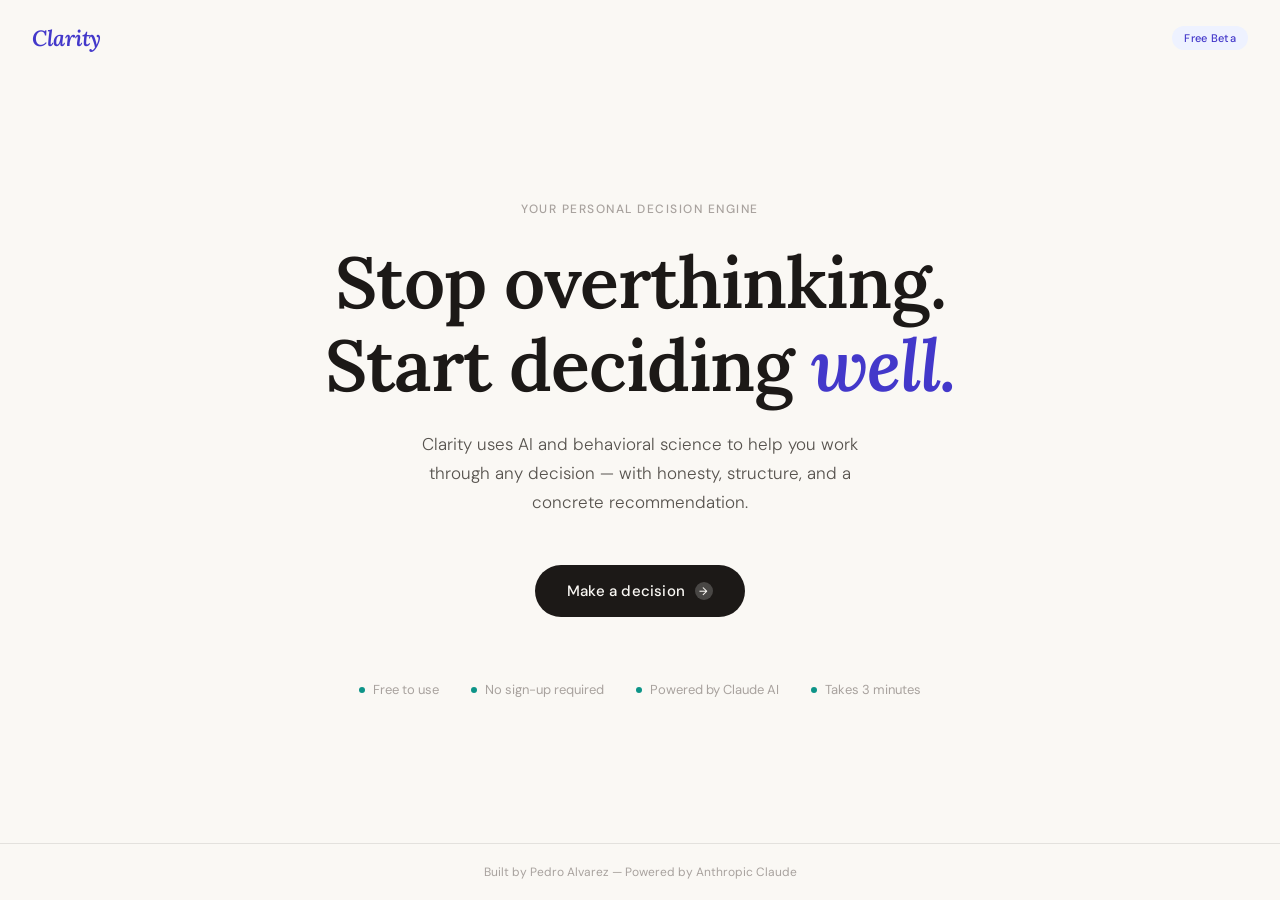
<file: back up V2.html>
<!DOCTYPE html>
<html lang="en">
<head>
  <meta charset="UTF-8" />
  <meta name="viewport" content="width=device-width, initial-scale=1.0" />
  <title>Clarity — Think better. Decide well.</title>
  <link rel="preconnect" href="https://fonts.googleapis.com">
  <link href="https://fonts.googleapis.com/css2?family=Lora:ital,wght@0,400;0,500;0,600;1,400;1,500&family=DM+Sans:wght@300;400;500&display=swap" rel="stylesheet">
  <style>
    *, *::before, *::after { box-sizing: border-box; margin: 0; padding: 0; }

    :root {
      --cream: #FAF8F4;
      --cream2: #F3F0EA;
      --cream3: #EAE6DC;
      --ink: #1C1917;
      --ink2: #57534E;
      --ink3: #A8A29E;
      --purple: #4338CA;
      --purple2: #6366F1;
      --purple-soft: #EEF2FF;
      --teal: #0D9488;
      --teal-soft: #CCFBF1;
      --border: rgba(28,25,23,0.10);
      --border2: rgba(28,25,23,0.18);
      --radius: 16px;
      --radius-sm: 10px;
      --serif: 'Lora', Georgia, serif;
      --sans: 'DM Sans', system-ui, sans-serif;
    }

    html { scroll-behavior: smooth; }

    body {
      font-family: var(--sans);
      background: var(--cream);
      color: var(--ink);
      min-height: 100vh;
      -webkit-font-smoothing: antialiased;
    }

    /* ── LANDING PAGE ─────────────────────────────── */
    #landing {
      min-height: 100vh;
      display: flex;
      flex-direction: column;
    }

    .land-nav {
      padding: 24px 32px;
      display: flex;
      align-items: center;
      justify-content: space-between;
      animation: fadeDown 0.6s ease both;
    }

    .land-logo {
      font-family: var(--serif);
      font-size: 22px;
      font-weight: 600;
      color: var(--ink);
      letter-spacing: -0.3px;
    }

    .land-logo em { color: var(--purple); font-style: italic; }

    .land-badge {
      font-size: 11px;
      font-weight: 500;
      color: var(--purple);
      background: var(--purple-soft);
      padding: 5px 12px;
      border-radius: 20px;
      letter-spacing: 0.3px;
    }

    .land-hero {
      flex: 1;
      display: flex;
      flex-direction: column;
      align-items: center;
      justify-content: center;
      text-align: center;
      padding: 40px 24px 60px;
    }

    .hero-eyebrow {
      font-size: 12px;
      font-weight: 500;
      color: var(--ink3);
      letter-spacing: 1.5px;
      text-transform: uppercase;
      margin-bottom: 24px;
      animation: fadeUp 0.7s 0.1s ease both;
    }

    .hero-title {
      font-family: var(--serif);
      font-size: clamp(38px, 7vw, 72px);
      font-weight: 600;
      color: var(--ink);
      line-height: 1.15;
      letter-spacing: -1px;
      max-width: 700px;
      margin-bottom: 24px;
      animation: fadeUp 0.7s 0.2s ease both;
    }

    .hero-title em {
      color: var(--purple);
      font-style: italic;
    }

    .hero-sub {
      font-size: 17px;
      color: var(--ink2);
      line-height: 1.7;
      max-width: 480px;
      margin-bottom: 48px;
      font-weight: 300;
      animation: fadeUp 0.7s 0.3s ease both;
    }

    .hero-cta {
      display: inline-flex;
      align-items: center;
      gap: 10px;
      background: var(--ink);
      color: var(--cream);
      font-family: var(--sans);
      font-size: 15px;
      font-weight: 500;
      padding: 16px 32px;
      border-radius: 50px;
      border: none;
      cursor: pointer;
      transition: all 0.2s ease;
      animation: fadeUp 0.7s 0.4s ease both;
      letter-spacing: 0.2px;
    }

    .hero-cta:hover {
      background: var(--purple);
      transform: translateY(-2px);
    }

    .hero-cta .arrow {
      width: 18px;
      height: 18px;
      border-radius: 50%;
      background: rgba(255,255,255,0.2);
      display: flex;
      align-items: center;
      justify-content: center;
      font-size: 11px;
      transition: transform 0.2s;
    }

    .hero-cta:hover .arrow { transform: translateX(3px); }

    .hero-features {
      display: flex;
      gap: 32px;
      margin-top: 64px;
      flex-wrap: wrap;
      justify-content: center;
      animation: fadeUp 0.7s 0.5s ease both;
    }

    .feat {
      display: flex;
      align-items: center;
      gap: 8px;
      font-size: 13px;
      color: var(--ink3);
    }

    .feat-dot {
      width: 6px;
      height: 6px;
      border-radius: 50%;
      background: var(--teal);
    }

    .land-footer {
      padding: 20px 32px;
      text-align: center;
      font-size: 12px;
      color: var(--ink3);
      border-top: 0.5px solid var(--border);
      animation: fadeUp 0.7s 0.6s ease both;
    }

    /* ── APP ──────────────────────────────────────── */
    #app {
      display: none;
      min-height: 100vh;
      flex-direction: column;
      align-items: center;
      padding-bottom: 80px;
    }

    #app.visible { display: flex; }

    .app-nav {
      width: 100%;
      padding: 18px 28px;
      display: flex;
      align-items: center;
      justify-content: space-between;
      border-bottom: 0.5px solid var(--border);
      background: var(--cream);
      position: sticky;
      top: 0;
      z-index: 10;
    }

    .app-logo {
      font-family: var(--serif);
      font-size: 18px;
      font-weight: 600;
      color: var(--ink);
    }

    .app-logo em { color: var(--purple); font-style: italic; }

    .app-step {
      font-size: 12px;
      color: var(--ink3);
      font-weight: 400;
    }

    .app-back {
      font-size: 13px;
      color: var(--ink3);
      cursor: pointer;
      padding: 6px 14px;
      border-radius: 20px;
      border: 0.5px solid var(--border2);
      background: transparent;
      font-family: var(--sans);
      transition: all 0.15s;
    }

    .app-back:hover { background: var(--cream2); color: var(--ink); }

    /* PROGRESS */
    .progress-wrap {
      width: 100%;
      max-width: 580px;
      padding: 28px 24px 0;
    }

    .progress-bar {
      height: 2px;
      background: var(--cream3);
      border-radius: 2px;
      overflow: hidden;
    }

    .progress-fill {
      height: 100%;
      background: var(--purple);
      border-radius: 2px;
      transition: width 0.6s cubic-bezier(0.4,0,0.2,1);
    }

    .progress-steps {
      display: flex;
      justify-content: space-between;
      margin-top: 10px;
    }

    .ps {
      font-size: 11px;
      color: var(--ink3);
      transition: color 0.3s;
    }

    .ps.active { color: var(--purple); font-weight: 500; }
    .ps.done { color: var(--teal); }

    /* MAIN CONTENT */
    main {
      width: 100%;
      max-width: 580px;
      padding: 36px 24px 0;
    }

    .phase { animation: fadeUp 0.4s ease both; }

    .eyebrow {
      font-size: 11px;
      font-weight: 500;
      color: var(--purple);
      letter-spacing: 1px;
      text-transform: uppercase;
      margin-bottom: 12px;
    }

    .phase-title {
      font-family: var(--serif);
      font-size: 26px;
      font-weight: 600;
      color: var(--ink);
      line-height: 1.3;
      margin-bottom: 8px;
    }

    .phase-sub {
      font-size: 14px;
      color: var(--ink2);
      line-height: 1.65;
      margin-bottom: 28px;
      font-weight: 300;
    }

    /* CATEGORY GRID */
    .cat-grid {
      display: grid;
      grid-template-columns: repeat(2, 1fr);
      gap: 10px;
      margin-bottom: 28px;
    }

    .cat-btn {
      padding: 16px;
      border-radius: var(--radius-sm);
      border: 0.5px solid var(--border);
      background: white;
      font-size: 14px;
      font-weight: 400;
      color: var(--ink2);
      cursor: pointer;
      text-align: left;
      font-family: var(--sans);
      transition: all 0.2s ease;
      display: flex;
      align-items: center;
      gap: 10px;
      line-height: 1.3;
    }

    .cat-icon {
      width: 32px;
      height: 32px;
      border-radius: 8px;
      background: var(--cream2);
      display: flex;
      align-items: center;
      justify-content: center;
      font-size: 15px;
      flex-shrink: 0;
      transition: background 0.2s;
    }

    .cat-btn:hover { border-color: var(--purple); color: var(--ink); transform: translateY(-1px); }
    .cat-btn:hover .cat-icon { background: var(--purple-soft); }
    .cat-btn.selected { border-color: var(--purple); border-width: 1.5px; color: var(--ink); background: white; }
    .cat-btn.selected .cat-icon { background: var(--purple-soft); }

    /* TEXTAREA */
    textarea {
      width: 100%;
      border: 0.5px solid var(--border2);
      border-radius: var(--radius-sm);
      padding: 16px 18px;
      font-size: 15px;
      font-family: var(--sans);
      font-weight: 300;
      color: var(--ink);
      background: white;
      resize: none;
      min-height: 130px;
      line-height: 1.7;
      margin-bottom: 20px;
      transition: border-color 0.2s, box-shadow 0.2s;
    }

    textarea:focus {
      outline: none;
      border-color: var(--purple);
      box-shadow: 0 0 0 3px rgba(67,56,202,0.08);
    }

    textarea::placeholder { color: var(--ink3); font-style: italic; }

    /* BUTTONS */
    .btn-row { display: flex; gap: 10px; align-items: center; }

    .btn-primary {
      display: inline-flex;
      align-items: center;
      gap: 8px;
      background: var(--ink);
      color: var(--cream);
      font-family: var(--sans);
      font-size: 14px;
      font-weight: 500;
      padding: 13px 24px;
      border-radius: 50px;
      border: none;
      cursor: pointer;
      transition: all 0.2s ease;
      letter-spacing: 0.2px;
    }

    .btn-primary:hover { background: var(--purple); transform: translateY(-1px); }
    .btn-primary:disabled { opacity: 0.35; cursor: not-allowed; transform: none; }

    .btn-secondary {
      display: inline-flex;
      align-items: center;
      font-family: var(--sans);
      font-size: 14px;
      color: var(--ink3);
      background: transparent;
      border: 0.5px solid var(--border2);
      padding: 12px 20px;
      border-radius: 50px;
      cursor: pointer;
      transition: all 0.15s;
    }

    .btn-secondary:hover { color: var(--ink); background: var(--cream2); }

    /* AI RESPONSE */
    .ai-card {
      background: white;
      border: 0.5px solid var(--border);
      border-radius: var(--radius);
      padding: 24px;
      margin-bottom: 20px;
    }

    .ai-label {
      font-size: 11px;
      font-weight: 500;
      color: var(--teal);
      letter-spacing: 1px;
      text-transform: uppercase;
      margin-bottom: 12px;
    }

    .ai-text {
      font-size: 15px;
      color: var(--ink);
      line-height: 1.75;
      white-space: pre-wrap;
      font-weight: 300;
    }

    /* THINKING */
    .thinking {
      display: flex;
      align-items: center;
      gap: 12px;
      padding: 20px 0;
      font-size: 13px;
      color: var(--ink3);
      font-style: italic;
    }

    .dots { display: flex; gap: 5px; }
    .dots span {
      width: 5px; height: 5px; border-radius: 50%;
      background: var(--purple);
      animation: pulse 1.4s infinite ease-in-out;
    }
    .dots span:nth-child(2) { animation-delay: 0.2s; }
    .dots span:nth-child(3) { animation-delay: 0.4s; }

    @keyframes pulse {
      0%, 80%, 100% { opacity: 0.2; transform: scale(0.7); }
      40% { opacity: 1; transform: scale(1); }
    }

    /* CHIPS */
    .chips { display: flex; flex-wrap: wrap; gap: 7px; margin-bottom: 16px; }
    .chip {
      background: var(--purple-soft);
      color: var(--purple);
      font-size: 12px;
      font-weight: 500;
      padding: 5px 13px;
      border-radius: 20px;
      letter-spacing: 0.2px;
    }

    /* SUMMARY */
    .summary-rule {
      width: 32px;
      height: 2px;
      background: var(--purple);
      margin-bottom: 16px;
      border-radius: 2px;
    }

    /* ERROR */
    .error-box {
      background: #FEF2F2;
      border: 0.5px solid #FECACA;
      border-radius: var(--radius-sm);
      padding: 14px 18px;
      font-size: 13px;
      color: #991B1B;
      margin-top: 12px;
      line-height: 1.6;
    }

    /* DIVIDER */
    .section-divider {
      height: 0.5px;
      background: var(--border);
      margin: 24px 0;
    }

    /* ANIMATIONS */
    @keyframes fadeUp {
      from { opacity: 0; transform: translateY(16px); }
      to { opacity: 1; transform: translateY(0); }
    }

    @keyframes fadeDown {
      from { opacity: 0; transform: translateY(-10px); }
      to { opacity: 1; transform: translateY(0); }
    }

    /* MOBILE */
    @media (max-width: 480px) {
      .land-nav { padding: 18px 20px; }
      .hero-features { gap: 16px; }
      .cat-grid { grid-template-columns: 1fr; }
      .land-footer { padding: 16px 20px; }
      .app-nav { padding: 14px 20px; }
      main { padding: 28px 20px 0; }
      .progress-wrap { padding: 20px 20px 0; }
    }
  </style>
</head>
<body>

<!-- ── LANDING PAGE ───────────────────────────────────── -->
<div id="landing">
  <nav class="land-nav">
    <div class="land-logo"><em>Clarity</em></div>
    <div class="land-badge">Free Beta</div>
  </nav>

  <div class="land-hero">
    <div class="hero-eyebrow">Your personal decision engine</div>
    <h1 class="hero-title">
      Stop overthinking.<br>Start deciding <em>well.</em>
    </h1>
    <p class="hero-sub">
      Clarity uses AI and behavioral science to help you work through any decision — with honesty, structure, and a concrete recommendation.
    </p>
    <button class="hero-cta" onclick="startApp()">
      Make a decision
      <span class="arrow">→</span>
    </button>
    <div class="hero-features">
      <div class="feat"><div class="feat-dot"></div>Free to use</div>
      <div class="feat"><div class="feat-dot"></div>No sign-up required</div>
      <div class="feat"><div class="feat-dot"></div>Powered by Claude AI</div>
      <div class="feat"><div class="feat-dot"></div>Takes 3 minutes</div>
    </div>
  </div>

  <footer class="land-footer">
    Built by Pedro Alvarez &mdash; Powered by Anthropic Claude
  </footer>
</div>

<!-- ── APP ───────────────────────────────────────────── -->
<div id="app">
  <nav class="app-nav">
    <div class="app-logo"><em>Clarity</em></div>
    <span class="app-step" id="nav-step">Step 1 of 5</span>
    <button class="app-back" onclick="goLanding()">&#8592; Home</button>
  </nav>

  <div class="progress-wrap">
    <div class="progress-bar">
      <div class="progress-fill" id="progress" style="width:0%"></div>
    </div>
    <div class="progress-steps">
      <span class="ps active" id="ps0">Category</span>
      <span class="ps" id="ps1">Decision</span>
      <span class="ps" id="ps2">Reflect</span>
      <span class="ps" id="ps3">Frameworks</span>
      <span class="ps" id="ps4">Summary</span>
    </div>
  </div>

  <main>

    <!-- Phase 0: Category -->
    <div id="p0" class="phase">
      <div class="eyebrow">Step 1</div>
      <h2 class="phase-title">What are you deciding?</h2>
      <p class="phase-sub">Choose a category so Clarity can select the right thinking frameworks for your situation.</p>
      <div class="cat-grid">
        <div class="cat-btn" onclick="pick(this,'Career & Work')">
          <div class="cat-icon">💼</div>Career & Work
        </div>
        <div class="cat-btn" onclick="pick(this,'Finance & Money')">
          <div class="cat-icon">💰</div>Finance & Money
        </div>
        <div class="cat-btn" onclick="pick(this,'Relationships')">
          <div class="cat-icon">🤝</div>Relationships
        </div>
        <div class="cat-btn" onclick="pick(this,'Health & Lifestyle')">
          <div class="cat-icon">🧘</div>Health & Lifestyle
        </div>
        <div class="cat-btn" onclick="pick(this,'Education')">
          <div class="cat-icon">📚</div>Education
        </div>
        <div class="cat-btn" onclick="pick(this,'Big Life Change')">
          <div class="cat-icon">🌎</div>Big Life Change
        </div>
      </div>
      <div class="btn-row">
        <button class="btn-primary" id="btn0" onclick="go(1)" disabled>Continue →</button>
      </div>
    </div>

    <!-- Phase 1: Decision Input -->
    <div id="p1" class="phase" style="display:none">
      <div class="eyebrow">Step 2</div>
      <h2 class="phase-title">Describe your decision</h2>
      <p class="phase-sub">Be as specific and honest as you can. The more real context you give, the sharper Clarity's thinking will be.</p>
      <textarea id="dec" placeholder="I'm trying to decide whether to..." rows="5"></textarea>
      <div class="btn-row">
        <button class="btn-primary" onclick="analyze()">Analyze this →</button>
        <button class="btn-secondary" onclick="go(0)">Back</button>
      </div>
    </div>

    <!-- Phase 2: Clarifying Question -->
    <div id="p2" class="phase" style="display:none">
      <div class="eyebrow">Step 3</div>
      <h2 class="phase-title" id="q-title">One question first</h2>
      <p class="phase-sub">Before applying frameworks, Clarity needs to understand something you may not have fully considered.</p>
      <div id="q-load" class="thinking">
        <div class="dots"><span></span><span></span><span></span></div>
        Thinking through your situation...
      </div>
      <div id="q-body" style="display:none">
        <div class="ai-card">
          <div class="ai-label">Clarity asks</div>
          <div class="ai-text" id="q-text"></div>
        </div>
        <textarea id="ans" placeholder="Take your time with this one..." rows="4"></textarea>
      </div>
      <div id="q-err"></div>
      <div class="btn-row" id="q-row" style="display:none">
        <button class="btn-primary" onclick="frameworks()">Continue →</button>
        <button class="btn-secondary" onclick="go(1)">Back</button>
      </div>
    </div>

    <!-- Phase 3: Framework Analysis -->
    <div id="p3" class="phase" style="display:none">
      <div class="eyebrow">Step 4</div>
      <h2 class="phase-title">Applying decision frameworks</h2>
      <p class="phase-sub">Clarity is analyzing your situation through multiple lenses of behavioral science and decision theory.</p>
      <div id="f-load" class="thinking">
        <div class="dots"><span></span><span></span><span></span></div>
        Running analysis...
      </div>
      <div id="f-body" style="display:none">
        <div class="ai-card">
          <div class="ai-label">Framework analysis</div>
          <div class="ai-text" id="f-text"></div>
        </div>
      </div>
      <div id="f-err"></div>
      <div class="btn-row" id="f-row" style="display:none">
        <button class="btn-primary" onclick="summary()">Get my recommendation →</button>
        <button class="btn-secondary" onclick="go(2)">Back</button>
      </div>
    </div>

    <!-- Phase 4: Summary -->
    <div id="p4" class="phase" style="display:none">
      <div class="eyebrow">Your clarity summary</div>
      <h2 class="phase-title">Here is what I see</h2>
      <div id="r-load" class="thinking">
        <div class="dots"><span></span><span></span><span></span></div>
        Synthesizing everything...
      </div>
      <div id="r-body" style="display:none">
        <div class="chips" id="r-chips"></div>
        <div class="ai-card">
          <div class="summary-rule"></div>
          <div class="ai-text" id="r-text"></div>
        </div>
        <div class="section-divider"></div>
        <div class="btn-row">
          <button class="btn-primary" onclick="restart()">Make another decision</button>
          <button class="btn-secondary" onclick="goLanding()">Back to home</button>
        </div>
      </div>
      <div id="r-err"></div>
    </div>

  </main>
</div>

<script>
  const S = { cat:'', dec:'', q:'', ans:'', fw:'' };
  const stepLabels = ['Category','Decision','Reflect','Frameworks','Summary'];

  function startApp() {
    document.getElementById('landing').style.display = 'none';
    const app = document.getElementById('app');
    app.classList.add('visible');
    go(0);
  }

  function goLanding() {
    document.getElementById('app').classList.remove('visible');
    document.getElementById('landing').style.display = 'flex';
    restart();
  }

  function go(n) {
    for(let i=0;i<5;i++){
      const p = document.getElementById('p'+i);
      if(p) p.style.display = i===n ? 'block' : 'none';
      const ps = document.getElementById('ps'+i);
      if(ps) ps.className = 'ps' + (i<n?' done':i===n?' active':'');
    }
    document.getElementById('progress').style.width = (n*25)+'%';
    document.getElementById('nav-step').textContent = `Step ${n+1} of 5`;
    window.scrollTo({ top: 0, behavior: 'smooth' });
  }

  function pick(el, cat) {
    S.cat = cat;
    document.querySelectorAll('.cat-btn').forEach(b=>b.classList.remove('selected'));
    el.classList.add('selected');
    document.getElementById('btn0').disabled = false;
  }

  async function callClaude(prompt, system) {
    const res = await fetch('/api/chat', {
      method: 'POST',
      headers: { 'Content-Type': 'application/json' },
      body: JSON.stringify({
        model: 'claude-sonnet-4-20250514',
        max_tokens: 1000,
        system,
        messages: [{ role: 'user', content: prompt }]
      })
    });
    if (!res.ok) throw new Error(`API error ${res.status}`);
    const data = await res.json();
    return data.content?.[0]?.text || '';
  }

  function showErr(id, msg) {
    document.getElementById(id).innerHTML = `<div class="error-box">${msg}</div>`;
  }

  async function analyze() {
    S.dec = document.getElementById('dec').value.trim();
    if (!S.dec) return;
    go(2);
    document.getElementById('q-load').style.display='flex';
    document.getElementById('q-body').style.display='none';
    document.getElementById('q-row').style.display='none';
    document.getElementById('q-err').innerHTML='';
    try {
      const sys = `You are Clarity, an empathetic and sharp decision-thinking partner. Ask ONE powerful clarifying question that surfaces what the person hasn't fully examined yet. Be direct and warm. Keep it under 3 sentences: one observational sentence, then the question. No multiple questions. No advice yet.`;
      S.q = await callClaude(`Category: ${S.cat}\nDecision: ${S.dec}\n\nAsk your one most important clarifying question.`, sys);
      document.getElementById('q-text').textContent = S.q;
      document.getElementById('q-load').style.display='none';
      document.getElementById('q-body').style.display='block';
      document.getElementById('q-row').style.display='flex';
    } catch(e) {
      document.getElementById('q-load').style.display='none';
      showErr('q-err', 'Could not reach the AI engine. Please check your connection and try again.');
    }
  }

  async function frameworks() {
    S.ans = document.getElementById('ans').value.trim();
    go(3);
    document.getElementById('f-load').style.display='flex';
    document.getElementById('f-body').style.display='none';
    document.getElementById('f-row').style.display='none';
    document.getElementById('f-err').innerHTML='';
    try {
      const sys = `You are Clarity, a decision-thinking partner trained in behavioral economics and mental models. Apply 2-3 relevant decision frameworks (Expected Value, Second-Order Thinking, Pre-mortem, Reversibility Test, 10/10/10 rule, or others that fit). Be concrete and specific — not generic. Short paragraphs, no bullet points. Under 200 words.`;
      S.fw = await callClaude(`Category: ${S.cat}\nDecision: ${S.dec}\nClarification asked: ${S.q}\nTheir answer: ${S.ans}\n\nApply your frameworks.`, sys);
      document.getElementById('f-text').textContent = S.fw;
      document.getElementById('f-load').style.display='none';
      document.getElementById('f-body').style.display='block';
      document.getElementById('f-row').style.display='flex';
    } catch(e) {
      document.getElementById('f-load').style.display='none';
      showErr('f-err', 'Could not reach the AI engine. Please try again.');
    }
  }

  async function summary() {
    go(4);
    document.getElementById('r-load').style.display='flex';
    document.getElementById('r-body').style.display='none';
    document.getElementById('r-err').innerHTML='';
    try {
      const sys = `You are Clarity. Synthesize this decision. Structure: 1) Direct honest take (2-3 sentences). 2) Key tension or tradeoff (1-2 sentences). 3) Clear recommendation with one reason (2 sentences). Be specific, not a cheerleader. End with: INSIGHTS: [label1] | [label2] | [label3] (3-4 word labels each).`;
      const resp = await callClaude(`Category: ${S.cat}\nDecision: ${S.dec}\nClarifying Q: ${S.q}\nAnswer: ${S.ans}\nFramework: ${S.fw}`, sys);
      const match = resp.match(/INSIGHTS:\s*(.+)/);
      const main = resp.replace(/INSIGHTS:.+/s,'').trim();
      const chips = match ? match[1].split('|').map(c=>c.trim().replace(/[\[\]]/g,'')) : [];
      document.getElementById('r-chips').innerHTML = chips.map(c=>`<span class="chip">${c}</span>`).join('');
      document.getElementById('r-text').textContent = main;
      document.getElementById('r-load').style.display='none';
      document.getElementById('r-body').style.display='block';
    } catch(e) {
      document.getElementById('r-load').style.display='none';
      showErr('r-err', 'Could not reach the AI engine. Please try again.');
    }
  }

  function restart() {
    Object.keys(S).forEach(k=>S[k]='');
    document.querySelectorAll('.cat-btn').forEach(b=>b.classList.remove('selected'));
    const btn0 = document.getElementById('btn0');
    if(btn0) btn0.disabled = true;
    const dec = document.getElementById('dec');
    if(dec) dec.value='';
    const ans = document.getElementById('ans');
    if(ans) ans.value='';
    go(0);
  }
</script>
</body>
</html>
</file>
